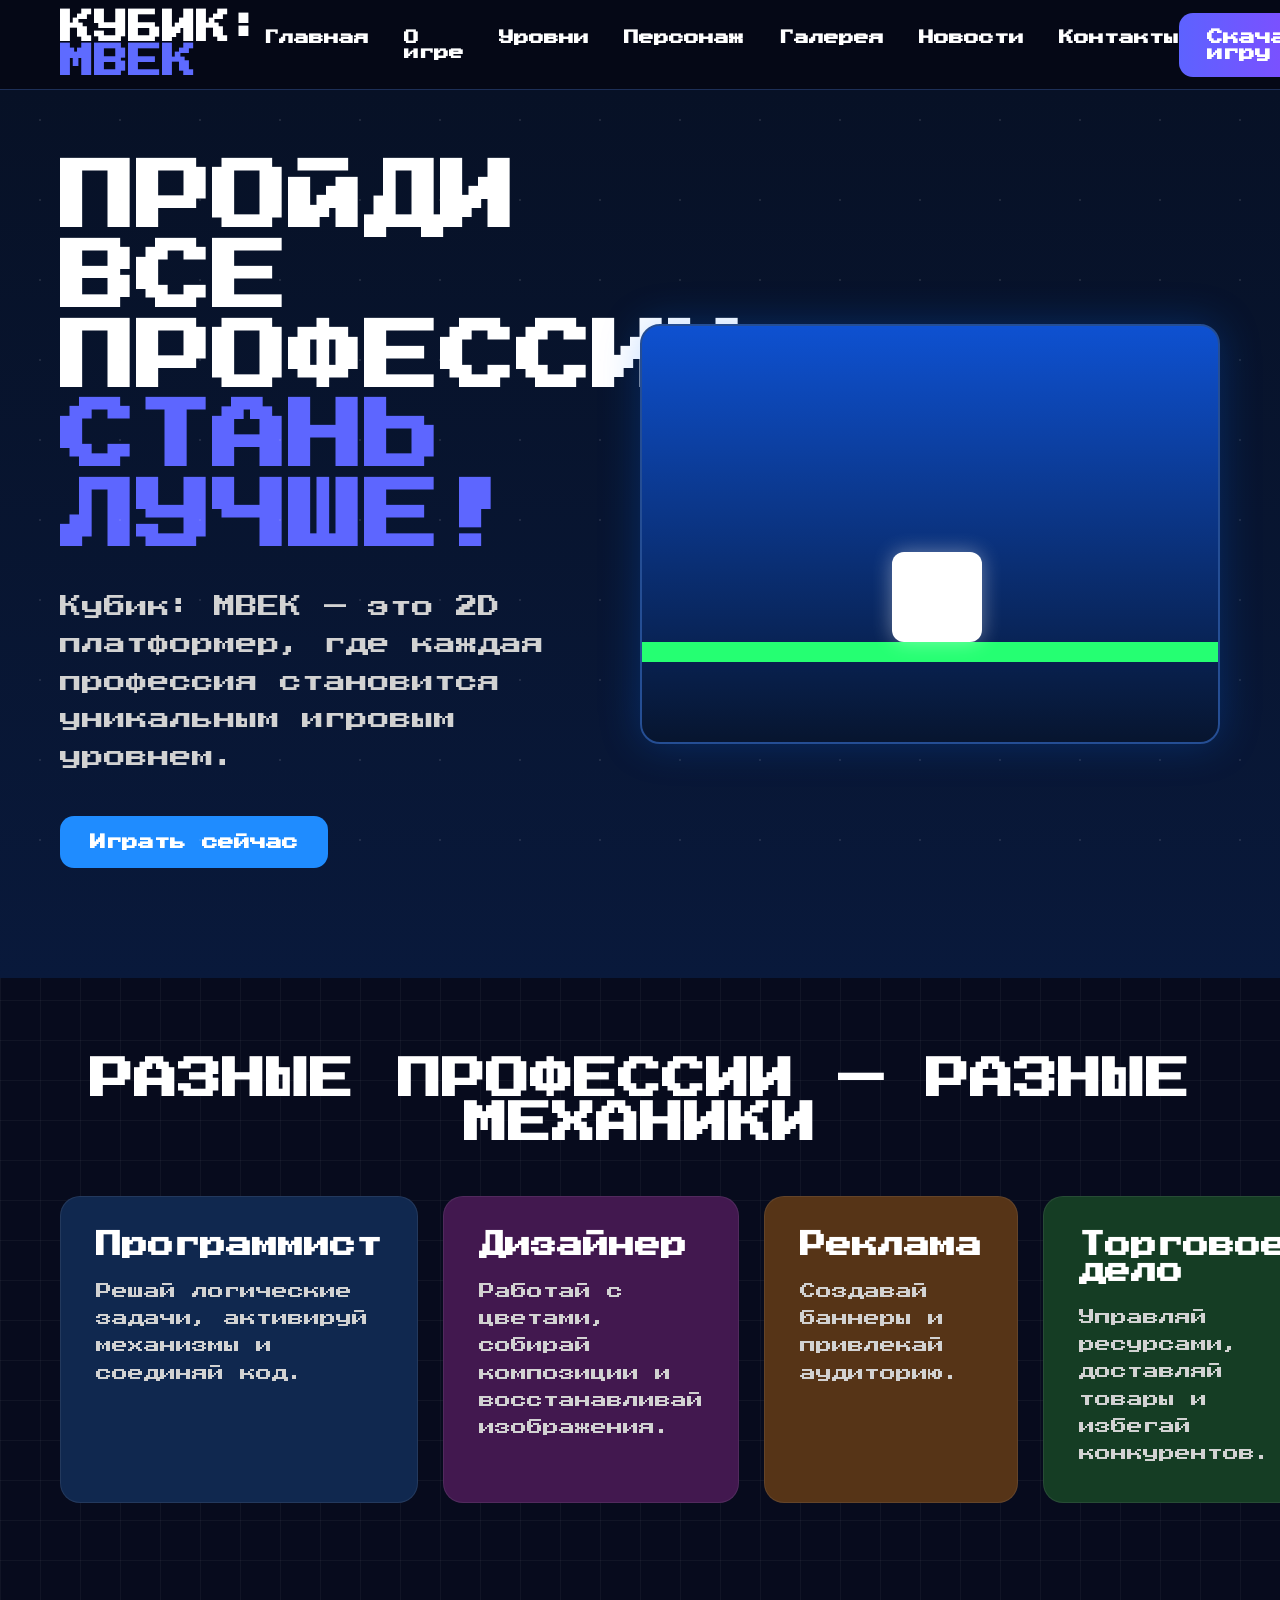
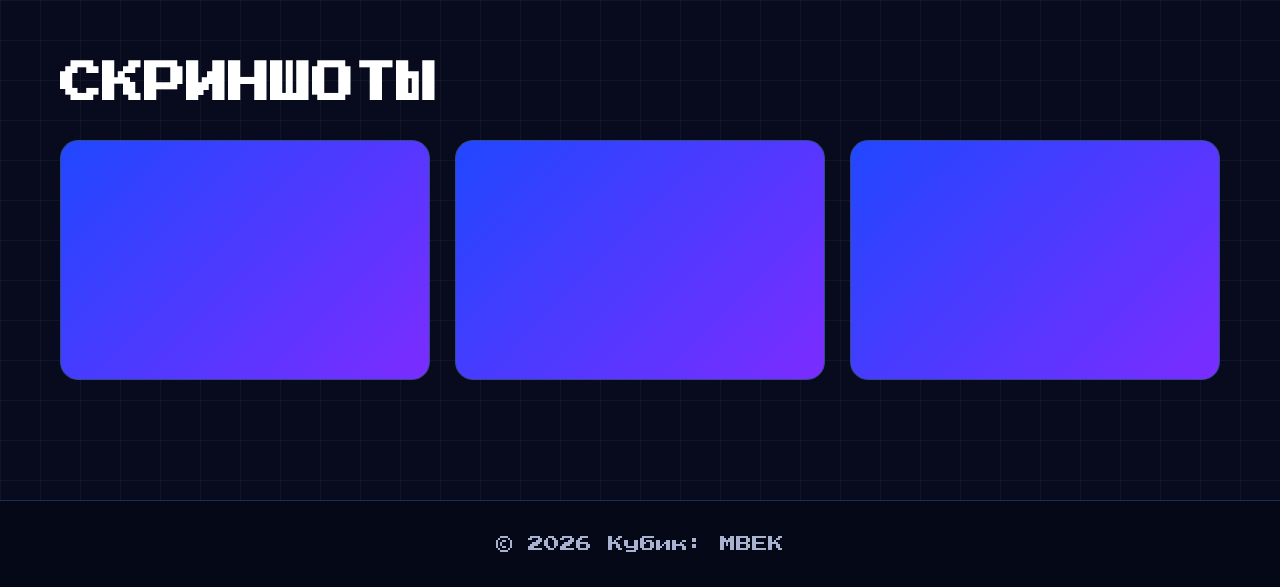
<file: index.html>
<!DOCTYPE html>
<html lang="ru">

<head>
    <meta charset="UTF-8">
    <meta name="viewport" content="width=device-width, initial-scale=1.0">

    <title>Кубик: МВЕК</title>

    <link rel="stylesheet" href="style.css">
    <link rel="icon" href="images/favicon.png">
    <link rel="preconnect" href="https://fonts.googleapis.com">

<link rel="preconnect"
href="https://fonts.gstatic.com"
crossorigin>

<link href="https://fonts.googleapis.com/css2?family=Press+Start+2P&display=swap"
rel="stylesheet">
</head>

<body>

    <!-- HEADER -->
    <header class="header">

        <div class="logo">
            КУБИК: <span>МВЕК</span>
        </div>

        <nav class="nav">

            <a href="index.html">Главная</a>
            <a href="about.html">О игре</a>
            <a href="levels.html">Уровни</a>
            <a href="#">Персонаж</a>
            <a href="gallery.html">Галерея</a>
            <a href="#">Новости</a>
            <a href="contacts.html">Контакты</a>

        </nav>

        <a class="download-btn" href="#">
            Скачать игру
        </a>

    </header>

    <!-- HERO -->
    <section class="hero">

        <div class="hero-left">

            <h1>
                ПРОЙДИ ВСЕ ПРОФЕССИИ.
                <br>
                <span>СТАНЬ ЛУЧШЕ!</span>
            </h1>

            <p>
                Кубик: МВЕК — это 2D платформер,
                где каждая профессия становится
                уникальным игровым уровнем.
            </p>

            <div class="hero-buttons">

                <a href="#" class="play-btn">
                    Играть сейчас
                </a>

            </div>

        </div>

        <div class="hero-right">

            <div class="game-preview">

                <div class="cube"></div>

            </div>

        </div>

    </section>

    <!-- ПРОФЕССИИ -->
    <section class="professions">

        <h2>
            РАЗНЫЕ ПРОФЕССИИ —
            РАЗНЫЕ МЕХАНИКИ
        </h2>

        <div class="cards">

            <div class="card blue">

                <h3>Программист</h3>

                <p>
                    Решай логические задачи,
                    активируй механизмы
                    и соединяй код.
                </p>

            </div>

            <div class="card pink">

                <h3>Дизайнер</h3>

                <p>
                    Работай с цветами,
                    собирай композиции
                    и восстанавливай изображения.
                </p>

            </div>

            <div class="card orange">

                <h3>Реклама</h3>

                <p>
                    Создавай баннеры
                    и привлекай аудиторию.
                </p>

            </div>

            <div class="card green">

                <h3>Торговое дело</h3>

                <p>
                    Управляй ресурсами,
                    доставляй товары
                    и избегай конкурентов.
                </p>

            </div>

        </div>

    </section>

    <!-- СКРИНШОТЫ -->
    <section class="screenshots">

        <h2>СКРИНШОТЫ</h2>

        <div class="gallery">

            <div class="shot"></div>
            <div class="shot"></div>
            <div class="shot"></div>

        </div>

    </section>

    <!-- FOOTER -->
    <footer class="footer">

        <p>
            © 2026 Кубик: МВЕК
        </p>

    </footer>

</body>

</html>
</file>
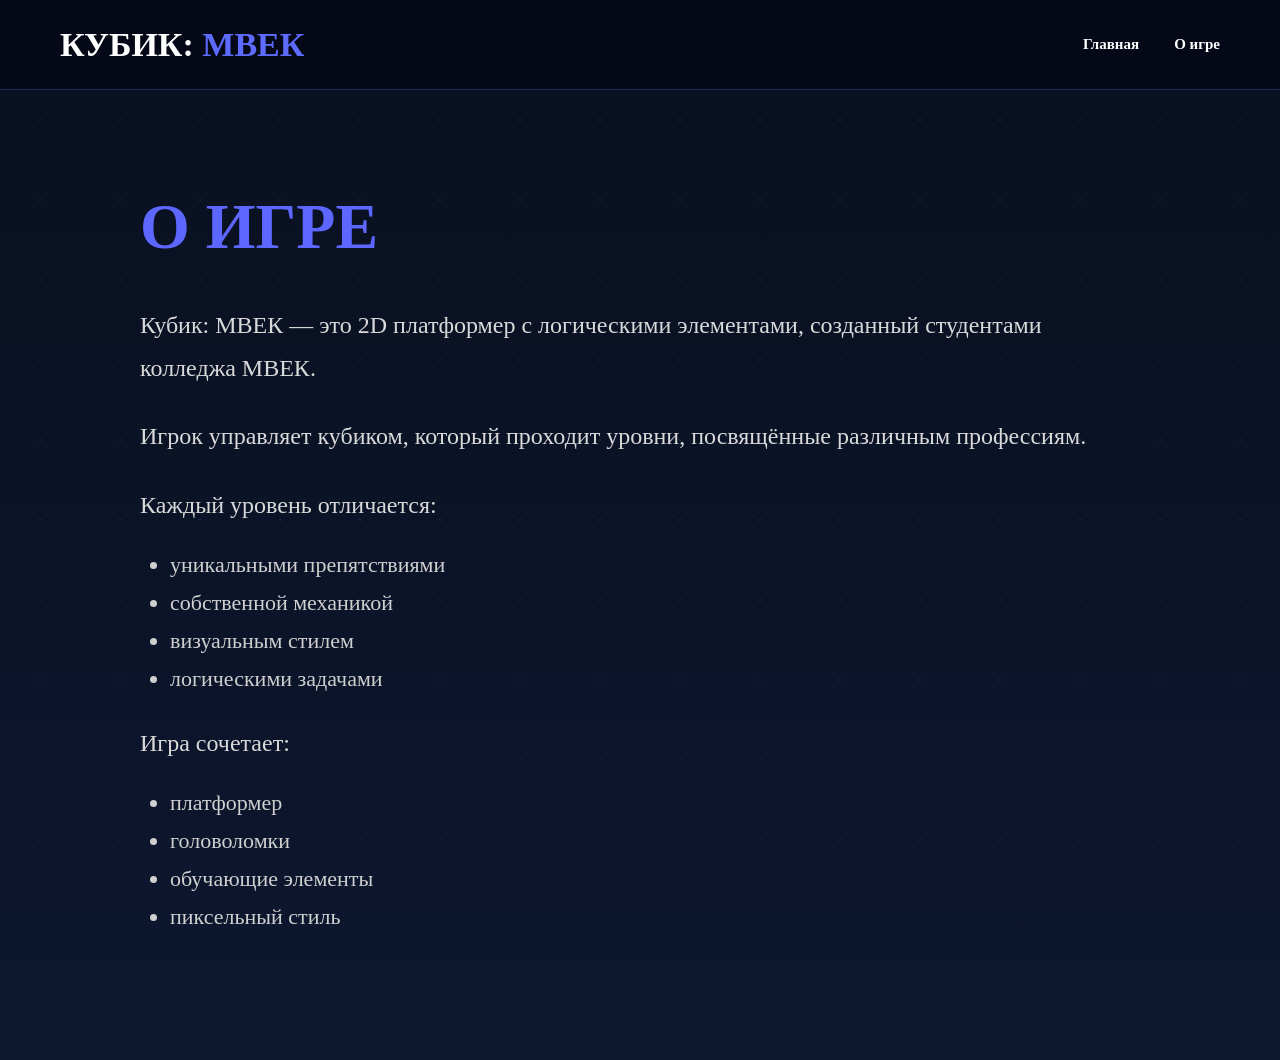
<file: about.html>
<!DOCTYPE html>
<html lang="ru">

<head>

    <meta charset="UTF-8">

    <meta name="viewport"
    content="width=device-width, initial-scale=1.0">

    <title>О игре — Кубик: МВЕК</title>

    <link rel="stylesheet" href="style.css">

</head>

<body>

    <header class="header">

        <div class="logo">
            КУБИК: <span>МВЕК</span>
        </div>

        <nav class="nav">

            <a href="index.html">
                Главная
            </a>

            <a href="about.html">
                О игре
            </a>

        </nav>

    </header>

    <section class="about-page">

        <div class="about-content">

            <h1>О ИГРЕ</h1>

            <p>
                Кубик: МВЕК —
                это 2D платформер
                с логическими элементами,
                созданный студентами колледжа МВЕК.
            </p>

            <p>
                Игрок управляет кубиком,
                который проходит уровни,
                посвящённые различным профессиям.
            </p>

            <p>
                Каждый уровень отличается:
            </p>

            <ul>

                <li>уникальными препятствиями</li>

                <li>собственной механикой</li>

                <li>визуальным стилем</li>

                <li>логическими задачами</li>

            </ul>

            <p>
                Игра сочетает:
            </p>

            <ul>

                <li>платформер</li>

                <li>головоломки</li>

                <li>обучающие элементы</li>

                <li>пиксельный стиль</li>

            </ul>

        </div>

    </section>

</body>

</html>
</file>
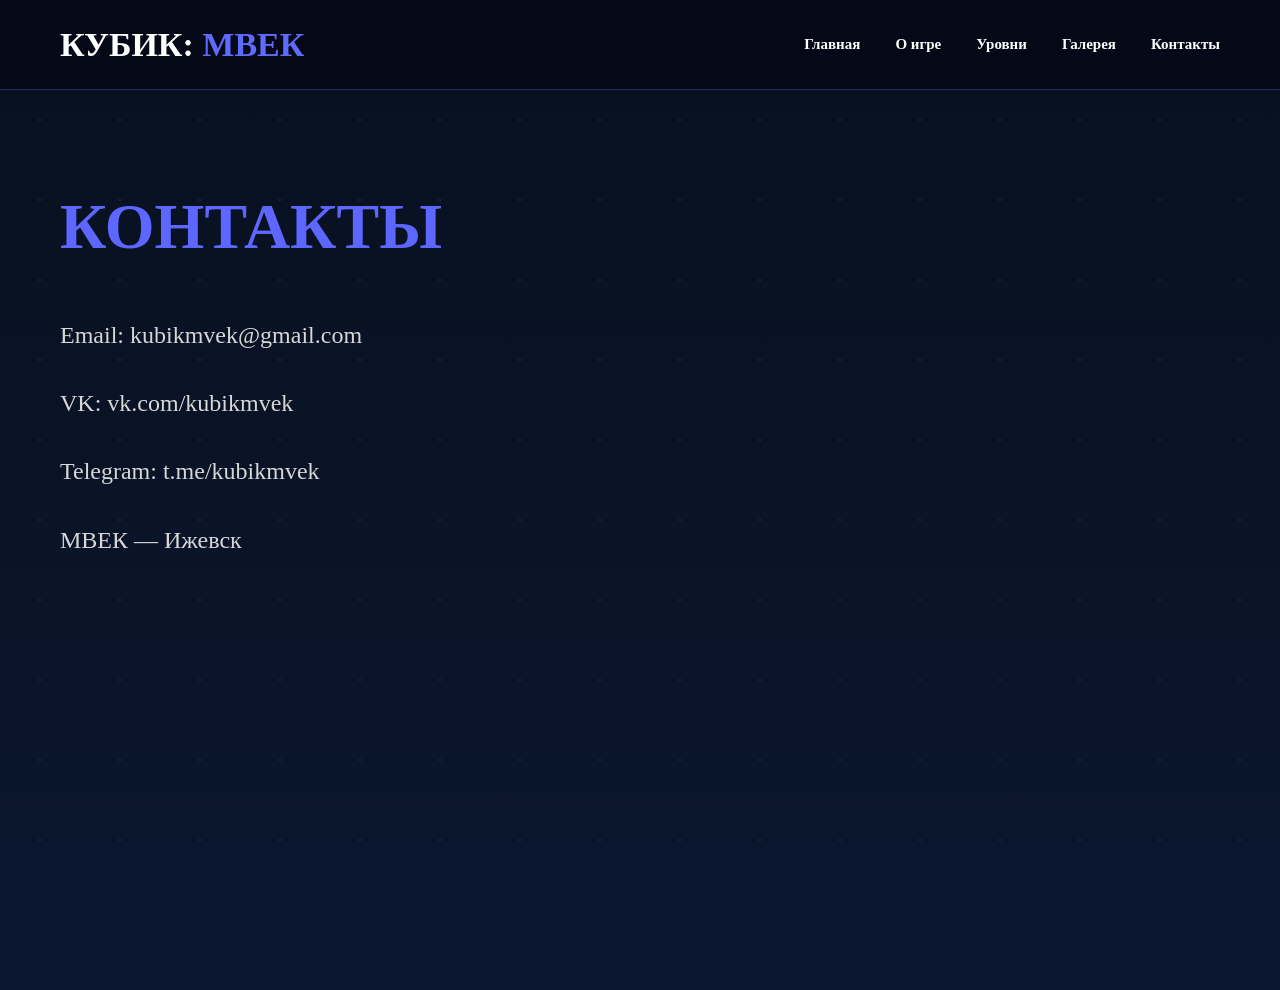
<file: contacts.html>
<!DOCTYPE html>
<html lang="ru">

<head>

    <meta charset="UTF-8">

    <meta name="viewport"
    content="width=device-width, initial-scale=1.0">

    <title>Контакты — Кубик: МВЕК</title>

    <link rel="stylesheet" href="style.css">

</head>

<body>

<header class="header">

    <div class="logo">
        КУБИК: <span>МВЕК</span>
    </div>

    <nav class="nav">

        <a href="index.html">Главная</a>

        <a href="about.html">О игре</a>

        <a href="levels.html">Уровни</a>

        <a href="gallery.html">Галерея</a>

        <a href="contacts.html">Контакты</a>

    </nav>

</header>

<section class="page">

    <div class="page-content">

        <h1>КОНТАКТЫ</h1>

        <p>Email: kubikmvek@gmail.com</p>

        <p>VK: vk.com/kubikmvek</p>

        <p>Telegram: t.me/kubikmvek</p>

        <p>МВЕК — Ижевск</p>

    </div>

</section>

</body>

</html>
</file>
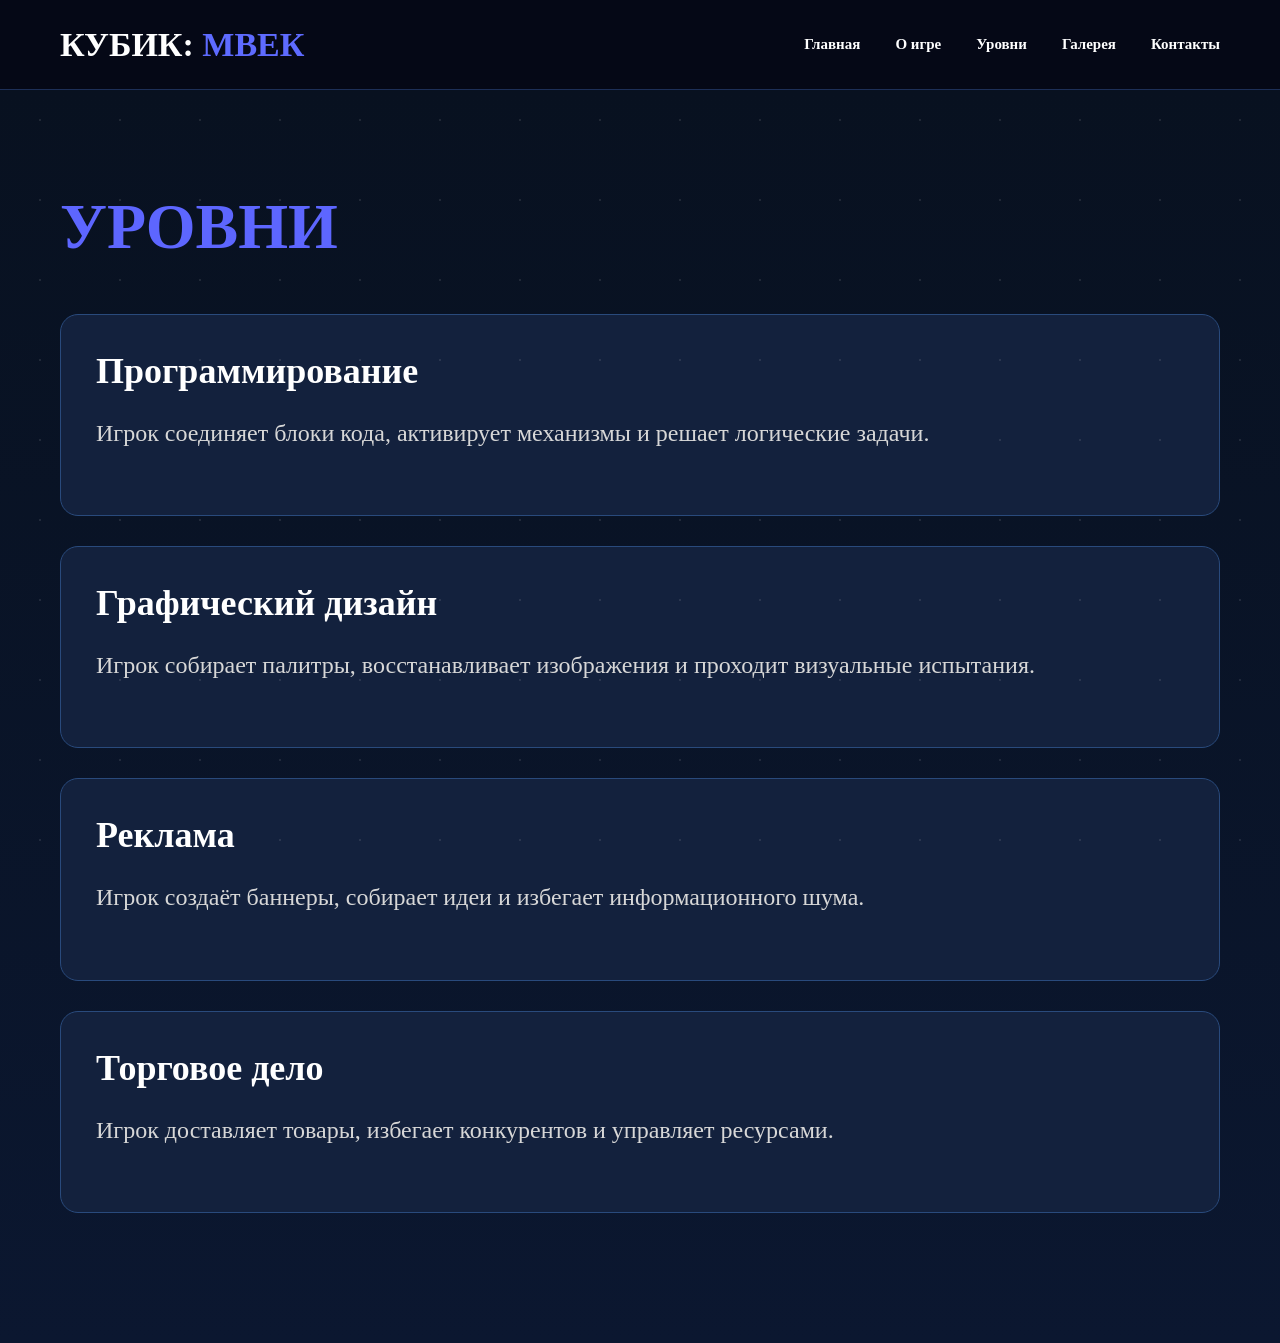
<file: levels.html>
<!DOCTYPE html>
<html lang="ru">

<head>

    <meta charset="UTF-8">

    <meta name="viewport"
    content="width=device-width, initial-scale=1.0">

    <title>Уровни — Кубик: МВЕК</title>

    <link rel="stylesheet" href="style.css">

</head>

<body>

<header class="header">

    <div class="logo">
        КУБИК: <span>МВЕК</span>
    </div>

    <nav class="nav">

        <a href="index.html">Главная</a>

        <a href="about.html">О игре</a>

        <a href="levels.html">Уровни</a>

        <a href="gallery.html">Галерея</a>

        <a href="contacts.html">Контакты</a>

    </nav>

</header>

<section class="page">

    <div class="page-content">

        <h1>УРОВНИ</h1>

        <div class="level-card">

            <h2>Программирование</h2>

            <p>
                Игрок соединяет блоки кода,
                активирует механизмы
                и решает логические задачи.
            </p>

        </div>

        <div class="level-card">

            <h2>Графический дизайн</h2>

            <p>
                Игрок собирает палитры,
                восстанавливает изображения
                и проходит визуальные испытания.
            </p>

        </div>

        <div class="level-card">

            <h2>Реклама</h2>

            <p>
                Игрок создаёт баннеры,
                собирает идеи
                и избегает информационного шума.
            </p>

        </div>

        <div class="level-card">

            <h2>Торговое дело</h2>

            <p>
                Игрок доставляет товары,
                избегает конкурентов
                и управляет ресурсами.
            </p>

        </div>

    </div>

</section>

</body>

</html>
</file>
<file: style.css>
html {
    scroll-behavior: smooth;
}
*{
    margin: 0;
    padding: 0;
    box-sizing: border-box;
}

body {
    background: #070b1d;
    color: white;
    font-family: 'Press Start 2P', cursive;

    background-color: #070b1d;

background-image:

linear-gradient(
rgba(255,255,255,0.04) 1px,
transparent 1px
),

linear-gradient(
90deg,
rgba(255,255,255,0.04) 1px,
transparent 1px
);

background-size: 40px 40px;
}

/* HEADER */

.header {
    width: 100%;
    height: 90px;

    display: flex;
    align-items: center;
    justify-content: space-between;

    padding: 0 60px;

    background: #050816;

    border-bottom: 1px solid #1d2f57;

    position: sticky;
    top: 0;

    z-index: 1000;
}

.logo {
  
    font-size: 34px;
    font-weight: bold;
}

.logo span {
    color: #5e6bff;
}

.nav {
    display: flex;
    gap: 35px;
}

.nav a {
    color: white;
    text-decoration: none;

    font-size: 15px;
    font-weight: bold;

    transition: 0.3s;
}

.nav a:hover {
    color: #4ea7ff;
}

.download-btn {
    background: linear-gradient(90deg, #5d62ff, #8d46ff);

    padding: 16px 28px;

    border-radius: 14px;

    text-decoration: none;

    color: white;

    font-weight: bold;

    transition: 0.3s;
}

.download-btn:hover {
    transform: scale(1.05);
}

/* HERO */

.hero {

    background:

    linear-gradient(
        180deg,
        #071126,
        #09193b
    );

    width: 100%;
    min-height: 700px;

    display: flex;
    align-items: center;
    justify-content: space-between;

    padding: 70px 60px;

    background:
        linear-gradient(
            180deg,
            #071126,
            #09193b
        );
}

.hero-left {
    width: 45%;
}

.hero-left h1 {
    font-size: 76px;

    line-height: 1.05;

    margin-bottom: 30px;

    font-weight: 900;
}

.hero-left h1 span {
    color: #5d66ff;
}

.hero-left p {
    font-size: 22px;

    line-height: 1.7;

    color: #d2d2d2;

    margin-bottom: 40px;
}

/* BUTTONS */

.hero-buttons {
    display: flex;
    gap: 20px;

    margin-bottom: 40px;
}

.play-btn {
    background: #1f8cff;

    color: white;

    text-decoration: none;

    padding: 18px 30px;

    border-radius: 14px;

    font-weight: bold;

    transition: 0.3s;
}

.play-btn:hover {

    box-shadow: 0 0 20px #248bff,
                0 0 40px #248bff;

    transform: scale(1.05);            
    transform: translateY(-3px);
}

/* GAME WINDOW */

.hero-right {
    width: 50%;

    display: flex;
    justify-content: center;
}

.game-preview {
    width: 700px;
    height: 420px;

    background:
        linear-gradient(
            180deg,
            #0e51d1,
            #07152f
        );

    border-radius: 20px;

    position: relative;

    overflow: hidden;

    border: 2px solid #254e94;

    box-shadow:
        0 0 40px rgba(0, 110, 255, 0.25);
}

/* PLATFORM */

.game-preview::before {
    content: "";

    position: absolute;

    width: 100%;
    height: 20px;

    background: #25ff72;

    bottom: 80px;
}

/* CUBE */

.cube {
    width: 90px;
    height: 90px;

    background: white;

    position: absolute;

    bottom: 100px;
    left: 250px;

    border-radius: 12px;

    box-shadow:
        0 0 20px rgba(255,255,255,0.4);
}

/* SECTION */

.professions {
    padding: 80px 60px;
}

.professions h2 {
    text-align: center;

    font-size: 44px;

    margin-bottom: 50px;
}

/* CARDS */

.cards {
    display: grid;

    grid-template-columns: repeat(4, 1fr);

    gap: 25px;
}

.card {
    padding: 35px;

    border-radius: 20px;

    transition: 0.3s;

    border: 1px solid rgba(255,255,255,0.08);
}

.card:hover {
    transform: translateY(-8px);
}

.card h3 {
    font-size: 26px;

    margin-bottom: 20px;
}

.card p {
    line-height: 1.7;

    color: #d2d2d2;
}

.blue {
    background: #10284f;
}

.pink {
    background: #42184f;
}

.orange {
    background: #563417;
}

.green {
    background: #153d24;
}

/* SCREENSHOTS */

.screenshots {
    padding: 80px 60px;
}

.screenshots h2 {
    font-size: 42px;

    margin-bottom: 35px;
}

.gallery {
    display: grid;

    grid-template-columns: repeat(3, 1fr);

    gap: 25px;
}

.shot {
    height: 240px;

    border-radius: 18px;

    background:
        linear-gradient(
            135deg,
            #2147ff,
            #7b2cff
        );border: 1px solid #324d89;

    transition: 0.3s;
}

.shot:hover {
    transform: scale(1.03);
}

/* FOOTER */

.footer {
    width: 100%;

    padding: 35px;

    text-align: center;

    background: #050816;

    margin-top: 40px;

    color: #aab2d1;

    border-top: 1px solid #1d2f57;
}

/* ADAPTIVE */

@media(max-width: 1200px) {

    .hero {
        flex-direction: column;

        gap: 50px;
    }

    .hero-left {
        width: 100%;
    }

    .hero-right {
        width: 100%;
    }

    .cards {
        grid-template-columns: 1fr 1fr;
    }

}

@media(max-width: 700px) {

    .header {
        flex-direction: column;

        height: auto;

        padding: 20px;
    }

    .nav {
        flex-wrap: wrap;

        justify-content: center;

        margin: 20px 0;
    }

    .hero-left h1 {
        font-size: 48px;
    }

    .cards {
        grid-template-columns: 1fr;
    }

    .gallery {
        grid-template-columns: 1fr;
    }

    .game-preview {
        width: 100%;
        height: 300px;
    }

}

.about-page {

    min-height: 100vh;

    padding: 100px 60px;

    background:
        linear-gradient(
            180deg,
            #091020,
            #0d1730
        );
}

.about-content {

    max-width: 1000px;

    margin: 0 auto;
}

.about-content h1 {

    font-size: 64px;

    margin-bottom: 40px;

    color: #5d66ff;
}

.about-content p {

    font-size: 24px;

    line-height: 1.8;

    margin-bottom: 25px;

    color: #d9d9d9;
}

.about-content ul {

    margin-bottom: 30px;

    padding-left: 30px;
}

.about-content li {

    font-size: 22px;

    margin-bottom: 12px;

    color: #cfcfcf;
}

.page {

    min-height: 100vh;

    padding: 100px 60px;

    background:
        linear-gradient(
            180deg,
            #081120,
            #0b1730
        );
}

.page-content {

    max-width: 1200px;

    margin: 0 auto;
}

.page-content h1 {

    font-size: 64px;

    margin-bottom: 50px;

    color: #5d66ff;
}

.page-content p {

    font-size: 24px;

    line-height: 1.8;

    margin-bottom: 25px;

    color: #d7d7d7;
}

/* LEVELS */

.level-card {

    background: #13213d;

    padding: 35px;

    border-radius: 18px;

    margin-bottom: 30px;

    border: 1px solid #294a7c;
}

.level-card h2 {

    font-size: 36px;

    margin-bottom: 20px;

    color: white;
}

/* GALLERY */

.gallery-grid {

    display: grid;

    grid-template-columns: repeat(3, 1fr);

    gap: 25px;
}

.gallery-item {

    height: 250px;

    border-radius: 20px;

    background:
        linear-gradient(
            135deg,
            #244dff,
            #7c31ff
        );

    border: 1px solid #38539b;
}

body::before {

    content: "";

    position: fixed;

    inset: 0;

    background-image:
    radial-gradient(rgb(253, 253, 253) 1px, transparent 1px);

    background-size: 80px 80px;

    opacity: 0.1;

    pointer-events: none;
}
</file>
